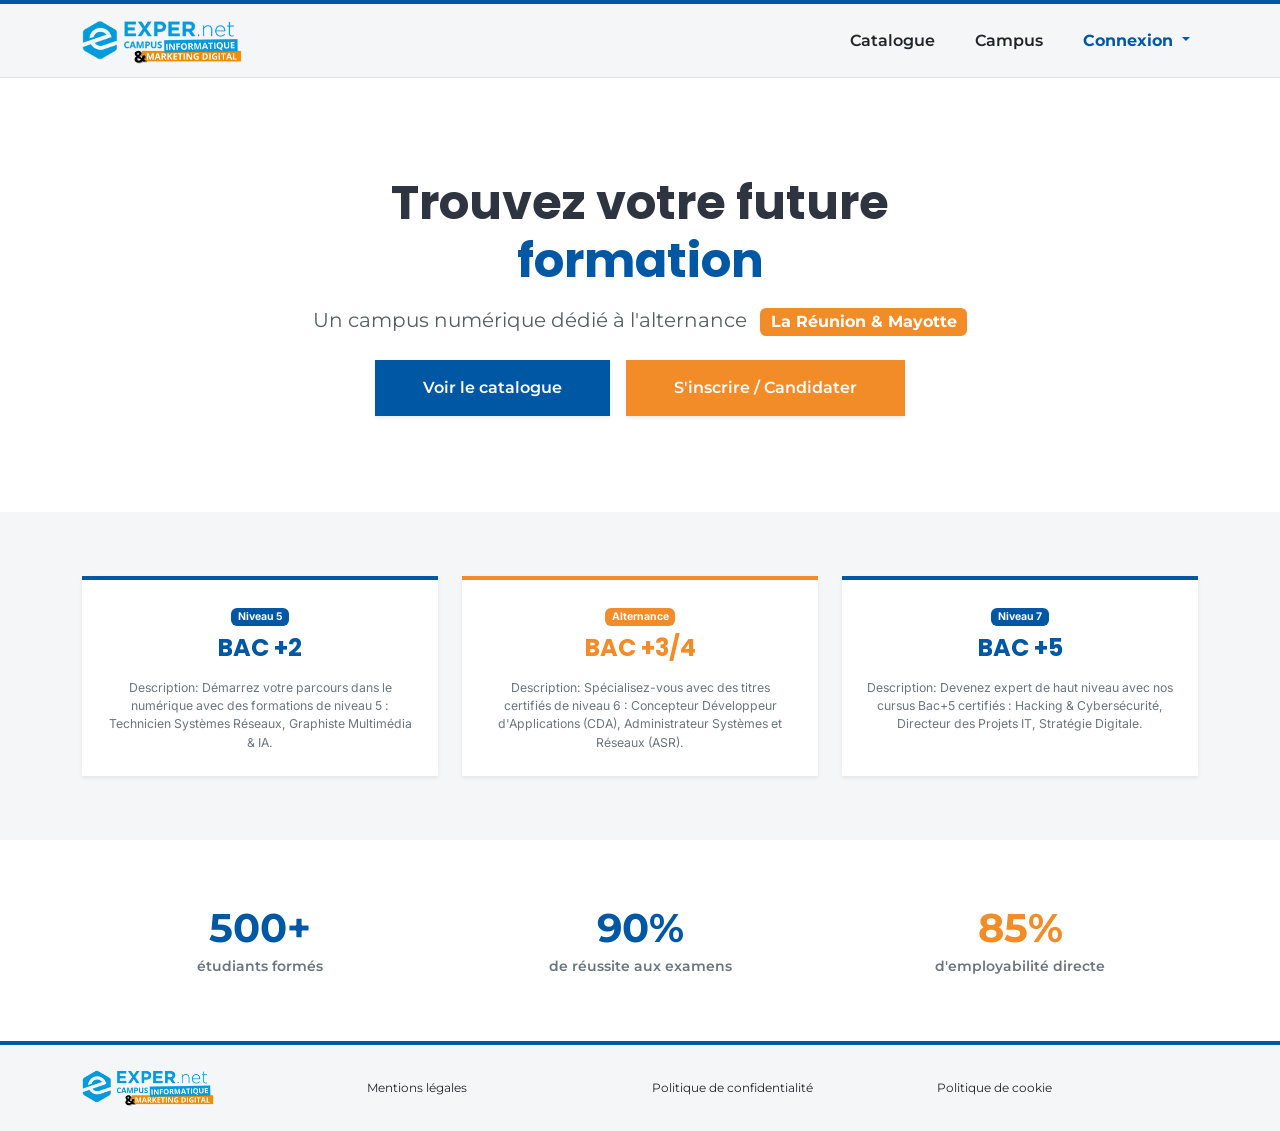
<file: index.html>
<!DOCTYPE html>
<html lang="fr">
<head>
  <meta charset="UTF-8">
  <meta name="viewport" content="width=device-width, initial-scale=1.0">
  <title>Expernet Campus - Accueil</title>
  <!-- Bootstrap 5 CSS -->
  <link href="https://cdn.jsdelivr.net/npm/bootstrap@5.3.3/dist/css/bootstrap.min.css" rel="stylesheet">
  <!-- Style personnalisé charte -->
  <link rel="stylesheet" href="css/style.css">
</head>
<body class="d-flex flex-column min-vh-100">

  <!-- En-tête / Navigation avec liseré bleu en haut -->
  <header class="bg-brand-gray border-bottom border-top-brand-blue">
    <nav class="navbar navbar-expand-lg py-2">
      <div class="container">
        <!-- Logo officiel Expernet -->
        <a class="navbar-brand py-1" href="index.html">
          <img src="img/logo.png" alt="Expernet Campus" height="46" class="d-inline-block align-text-top">
        </a>
        
        <button class="navbar-toggler" type="button" data-bs-toggle="collapse" data-bs-target="#mainNavbar" aria-controls="mainNavbar" aria-expanded="false" aria-label="Menu">
          <span class="navbar-toggler-icon"></span>
        </button>

        <div class="collapse navbar-collapse justify-content-end" id="mainNavbar">
          <ul class="navbar-nav align-items-lg-center gap-lg-4 fs-6 font-montserrat">
            <li class="nav-item">
              <a class="nav-link text-dark fw-semibold" href="catalogue.html">Catalogue</a>
            </li>
            <li class="nav-item">
              <a class="nav-link text-dark fw-semibold" href="#campus">Campus</a>
            </li>
            <li class="nav-item dropdown">
              <a class="nav-link dropdown-toggle text-brand-blue fw-bold" href="connexion.html" role="button" data-bs-toggle="dropdown" aria-expanded="false">
                Connexion
              </a>
              <ul class="dropdown-menu dropdown-menu-end shadow-sm border-0">
                <li><a class="dropdown-item py-2 fw-semibold" href="connexion.html">Page de connexion</a></li>
                <li><a class="dropdown-item py-2 fw-semibold text-brand-orange" href="inscription.html">Créer un compte</a></li>
                <li><hr class="dropdown-divider"></li>
                <li><a class="dropdown-item py-2" href="dashboard-etudiant.html">Accès direct Étudiant</a></li>
                <li><a class="dropdown-item py-2" href="dashboard-formateur.html">Accès direct Formateur</a></li>
              </ul>
            </li>
          </ul>
        </div>
      </div>
    </nav>
  </header>

  <!-- Section Hero -->
  <main class="flex-grow-1">
    <section class="py-5 text-center my-md-4">
      <div class="container py-lg-4">
        <h1 class="display-5 fw-bold mb-3">Trouvez votre future<br><span class="text-brand-blue">formation</span></h1>
        <p class="fs-5 text-muted mb-4 font-montserrat">
          Un campus numérique dédié à l'alternance <span class="badge badge-brand-orange ms-2 align-middle fs-6">La Réunion & Mayotte</span>
        </p>
        <div class="d-flex flex-wrap justify-content-center gap-3">
          <!-- Bouton avec le bleu clair de la charte -->
          <a href="catalogue.html" class="btn btn-brand-primary px-5 py-3 fs-6 rounded-0 font-montserrat fw-semibold shadow-sm">
            Voir le catalogue
          </a>
          <!-- Bouton d'action orange pour l'inscription -->
          <a href="inscription.html" class="btn btn-brand-orange px-5 py-3 fs-6 rounded-0 font-montserrat fw-semibold shadow-sm">
            S'inscrire / Candidater
          </a>
        </div>
      </div>
    </section>

    <!-- Section Niveaux de formation (Cards) -->
    <section class="bg-brand-gray py-5">
      <div class="container py-3">
        <div class="row g-4 justify-content-center">
          
          <!-- Carte BAC +2 -->
          <div class="col-md-4">
            <div class="bg-white p-4 h-100 shadow-sm text-center d-flex flex-column justify-content-between border-top-brand-blue">
              <div>
                <span class="badge badge-brand-blue mb-2">Niveau 5</span>
                <h2 class="h4 fw-bold mb-3 text-brand-blue">BAC +2</h2>
                <p class="text-secondary small mb-0">
                  Description: Démarrez votre parcours dans le numérique avec des formations de niveau 5 : Technicien Systèmes Réseaux, Graphiste Multimédia & IA.
                </p>
              </div>
            </div>
          </div>

          <!-- Carte BAC +3/4 (Mise en avant avec une touche d'orange) -->
          <div class="col-md-4">
            <div class="bg-white p-4 h-100 shadow-sm text-center d-flex flex-column justify-content-between border-top-brand-orange">
              <div>
                <span class="badge badge-brand-orange mb-2">Alternance</span>
                <h2 class="h4 fw-bold mb-3 text-brand-orange">BAC +3/4</h2>
                <p class="text-secondary small mb-0">
                  Description: Spécialisez-vous avec des titres certifiés de niveau 6 : Concepteur Développeur d'Applications (CDA), Administrateur Systèmes et Réseaux (ASR).
                </p>
              </div>
            </div>
          </div>

          <!-- Carte BAC +5 -->
          <div class="col-md-4">
            <div class="bg-white p-4 h-100 shadow-sm text-center d-flex flex-column justify-content-between border-top-brand-blue">
              <div>
                <span class="badge badge-brand-blue mb-2">Niveau 7</span>
                <h2 class="h4 fw-bold mb-3 text-brand-blue">BAC +5</h2>
                <p class="text-secondary small mb-0">
                  Description: Devenez expert de haut niveau avec nos cursus Bac+5 certifiés : Hacking & Cybersécurité, Directeur des Projets IT, Stratégie Digitale.
                </p>
              </div>
            </div>
          </div>

        </div>
      </div>
    </section>

    <!-- Section Statistiques clés -->
    <section class="py-5" id="campus">
      <div class="container py-3">
        <div class="row text-center gy-4 font-montserrat">
          <div class="col-md-4">
            <p class="display-6 fw-bold mb-1 text-brand-blue">500+</p>
            <p class="fw-semibold text-secondary mb-0">étudiants formés</p>
          </div>
          <div class="col-md-4">
            <p class="display-6 fw-bold mb-1 text-brand-blue">90%</p>
            <p class="fw-semibold text-secondary mb-0">de réussite aux examens</p>
          </div>
          <div class="col-md-4">
            <p class="display-6 fw-bold mb-1 text-brand-orange">85%</p>
            <p class="fw-semibold text-secondary mb-0">d'employabilité directe</p>
          </div>
        </div>
      </div>
    </section>
  </main>

  <!-- Pied de page / Footer avec Logo officiel -->
  <footer class="bg-brand-gray py-4 border-top border-top-brand-blue">
    <div class="container">
      <div class="row align-items-center gy-3 text-center text-md-start font-montserrat small">
        <div class="col-md-3">
          <img src="img/logo.png" alt="Expernet Campus" height="38">
        </div>
        <div class="col-md-3">
          <a href="#" class="text-dark text-decoration-none">Mentions légales</a>
        </div>
        <div class="col-md-3">
          <a href="#" class="text-dark text-decoration-none">Politique de confidentialité</a>
        </div>
        <div class="col-md-3">
          <a href="#" class="text-dark text-decoration-none">Politique de cookie</a>
        </div>
      </div>
    </div>
  </footer>

  <!-- Bootstrap 5 JS Bundle -->
  <script src="https://cdn.jsdelivr.net/npm/bootstrap@5.3.3/dist/js/bootstrap.bundle.min.js"></script>
  <script src="js/main.js"></script>
</body>
</html>
</file>
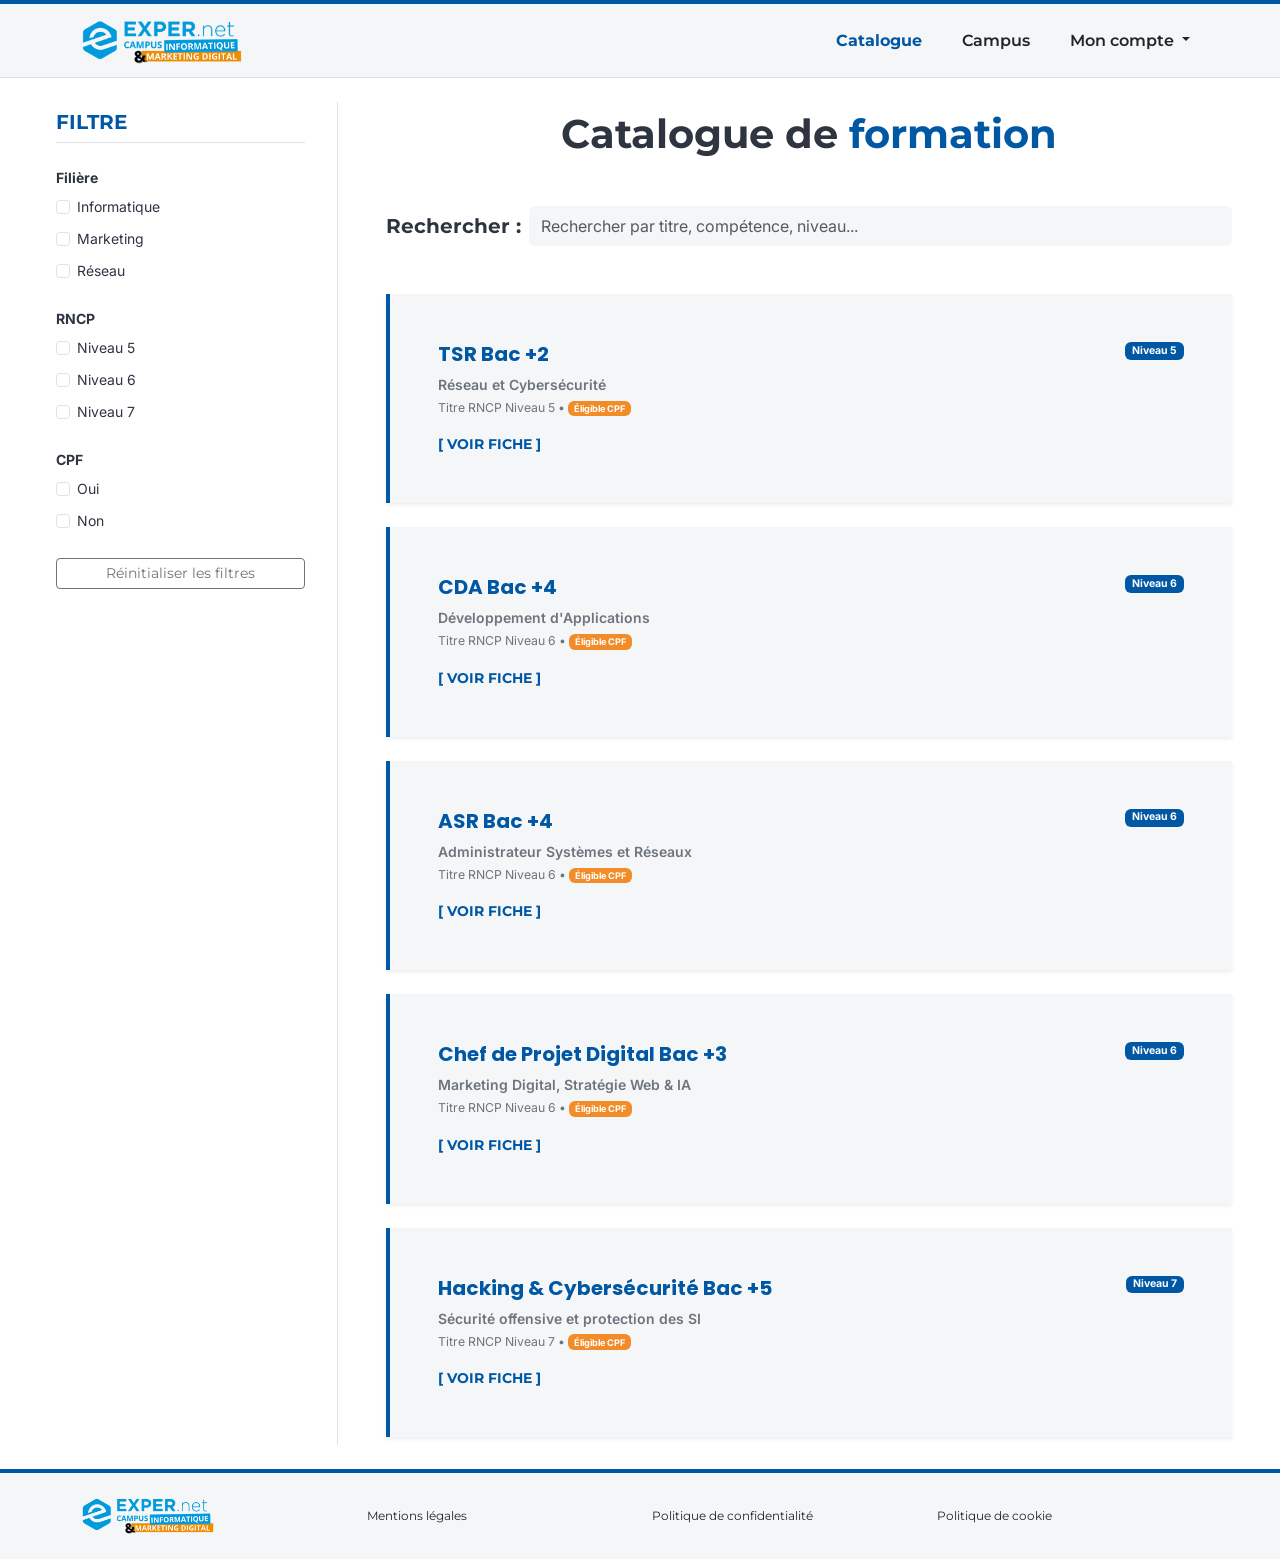
<file: catalogue.html>
<!DOCTYPE html>
<html lang="fr">
<head>
  <meta charset="UTF-8">
  <meta name="viewport" content="width=device-width, initial-scale=1.0">
  <title>Expernet Campus - Catalogue de formation</title>
  <!-- Bootstrap 5 CSS -->
  <link href="https://cdn.jsdelivr.net/npm/bootstrap@5.3.3/dist/css/bootstrap.min.css" rel="stylesheet">
  <!-- Style personnalisé charte -->
  <link rel="stylesheet" href="css/style.css">
</head>
<body class="d-flex flex-column min-vh-100">

  <!-- En-tête / Navigation -->
  <header class="bg-brand-gray border-bottom border-top-brand-blue">
    <nav class="navbar navbar-expand-lg py-2">
      <div class="container">
        <!-- Logo officiel Expernet -->
        <a class="navbar-brand py-1" href="index.html">
          <img src="img/logo.png" alt="Expernet Campus" height="46" class="d-inline-block align-text-top">
        </a>
        
        <button class="navbar-toggler" type="button" data-bs-toggle="collapse" data-bs-target="#mainNavbar" aria-controls="mainNavbar" aria-expanded="false" aria-label="Menu">
          <span class="navbar-toggler-icon"></span>
        </button>

        <div class="collapse navbar-collapse justify-content-end" id="mainNavbar">
          <ul class="navbar-nav align-items-lg-center gap-lg-4 fs-6 font-montserrat">
            <li class="nav-item">
              <a class="nav-link text-brand-blue fw-bold active" href="catalogue.html">Catalogue</a>
            </li>
            <li class="nav-item">
              <a class="nav-link text-dark fw-semibold" href="index.html#campus">Campus</a>
            </li>
            <li class="nav-item dropdown">
              <a class="nav-link dropdown-toggle text-dark fw-semibold" href="#" role="button" data-bs-toggle="dropdown" aria-expanded="false">
                Mon compte
              </a>
              <ul class="dropdown-menu dropdown-menu-end shadow-sm border-0">
                <li><a class="dropdown-item py-2 fw-semibold text-brand-blue" href="connexion.html">Se connecter</a></li>
                <li><a class="dropdown-item py-2 fw-semibold text-brand-orange" href="inscription.html">Créer un compte</a></li>
                <li><hr class="dropdown-divider"></li>
                <li><a class="dropdown-item py-2" href="dashboard-etudiant.html">Espace Étudiant</a></li>
                <li><a class="dropdown-item py-2" href="dashboard-formateur.html">Espace Formateur</a></li>
              </ul>
            </li>
          </ul>
        </div>
      </div>
    </nav>
  </header>

  <!-- Contenu Principal : Grille 2 colonnes (Filtres + Formations) -->
  <main class="flex-grow-1">
    <div class="container-fluid px-lg-5 py-4">
      <div class="row">

        <!-- Colonne Filtre (Gauche) -->
        <aside class="col-lg-3 col-md-4 border-end pe-lg-4 mb-4 mb-md-0">
          <div class="p-2">
            <h2 class="h5 fw-bold mb-4 font-montserrat text-brand-blue pb-2 border-bottom">FILTRE</h2>

            <!-- Filtre Filière -->
            <div class="mb-4">
              <p class="fw-bold mb-2">Filière</p>
              <div class="form-check mb-2">
                <input class="form-check-input filter-filiere" type="checkbox" value="informatique" id="fil-info">
                <label class="form-check-label" for="fil-info">Informatique</label>
              </div>
              <div class="form-check mb-2">
                <input class="form-check-input filter-filiere" type="checkbox" value="marketing" id="fil-mkt">
                <label class="form-check-label" for="fil-mkt">Marketing</label>
              </div>
              <div class="form-check mb-2">
                <input class="form-check-input filter-filiere" type="checkbox" value="reseau" id="fil-res">
                <label class="form-check-label" for="fil-res">Réseau</label>
              </div>
            </div>

            <!-- Filtre RNCP -->
            <div class="mb-4">
              <p class="fw-bold mb-2">RNCP</p>
              <div class="form-check mb-2">
                <input class="form-check-input filter-rncp" type="checkbox" value="5" id="rncp-5">
                <label class="form-check-label" for="rncp-5">Niveau 5</label>
              </div>
              <div class="form-check mb-2">
                <input class="form-check-input filter-rncp" type="checkbox" value="6" id="rncp-6">
                <label class="form-check-label" for="rncp-6">Niveau 6</label>
              </div>
              <div class="form-check mb-2">
                <input class="form-check-input filter-rncp" type="checkbox" value="7" id="rncp-7">
                <label class="form-check-label" for="rncp-7">Niveau 7</label>
              </div>
            </div>

            <!-- Filtre CPF -->
            <div class="mb-4">
              <p class="fw-bold mb-2">CPF</p>
              <div class="form-check mb-2">
                <input class="form-check-input filter-cpf" type="checkbox" value="oui" id="cpf-oui">
                <label class="form-check-label" for="cpf-oui">Oui</label>
              </div>
              <div class="form-check mb-2">
                <input class="form-check-input filter-cpf" type="checkbox" value="non" id="cpf-non">
                <label class="form-check-label" for="cpf-non">Non</label>
              </div>
            </div>

            <button id="reset-filters" class="btn btn-outline-secondary btn-sm w-100 font-montserrat">Réinitialiser les filtres</button>
          </div>
        </aside>

        <!-- Colonne Contenu (Droite) -->
        <section class="col-lg-9 col-md-8 ps-lg-5">
          <div class="py-2">
            <!-- Titre de la page -->
            <h1 class="display-6 fw-bold text-center mb-5 font-montserrat">Catalogue de <span class="text-brand-blue">formation</span></h1>

            <!-- Barre de recherche -->
            <div class="row align-items-center mb-5 g-2">
              <div class="col-auto">
                <label for="search-formation" class="fw-bold fs-5 font-montserrat">Rechercher :</label>
              </div>
              <div class="col">
                <input type="text" id="search-formation" class="form-control bg-brand-gray border-0 py-2 fs-6" placeholder="Rechercher par titre, compétence, niveau...">
              </div>
            </div>

            <!-- Message d'absence de résultat -->
            <div id="no-result-msg" class="alert alert-light border text-center p-4 d-none">
              <p class="mb-0 fw-semibold text-muted">Aucune formation ne correspond à vos critères de recherche.</p>
            </div>

            <!-- Liste des cartes de formation -->
            <div class="d-flex flex-column gap-4" id="formation-list">

              <!-- Carte 1 : TSR Bac +2 -->
              <article class="formation-card bg-brand-gray p-4 p-lg-5 border-start-brand-blue shadow-sm" data-filiere="reseau" data-rncp="5" data-cpf="oui">
                <div class="d-flex justify-content-between align-items-start mb-2">
                  <h2 class="h5 fw-bold mb-0 text-brand-blue">TSR Bac +2</h2>
                  <span class="badge badge-brand-blue">Niveau 5</span>
                </div>
                <p class="mb-1 text-secondary fw-semibold">Réseau et Cybersécurité</p>
                <p class="mb-3 text-secondary small">
                  Titre RNCP Niveau 5 &bull; <span class="badge badge-brand-orange">Éligible CPF</span>
                </p>
                <div>
                  <a href="formation-detail.html" class="text-brand-blue fw-bold text-decoration-none font-montserrat">[ VOIR FICHE ]</a>
                </div>
              </article>

              <!-- Carte 2 : CDA Bac +4 -->
              <article class="formation-card bg-brand-gray p-4 p-lg-5 border-start-brand-blue shadow-sm" data-filiere="informatique" data-rncp="6" data-cpf="oui">
                <div class="d-flex justify-content-between align-items-start mb-2">
                  <h2 class="h5 fw-bold mb-0 text-brand-blue">CDA Bac +4</h2>
                  <span class="badge badge-brand-blue">Niveau 6</span>
                </div>
                <p class="mb-1 text-secondary fw-semibold">Développement d'Applications</p>
                <p class="mb-3 text-secondary small">
                  Titre RNCP Niveau 6 &bull; <span class="badge badge-brand-orange">Éligible CPF</span>
                </p>
                <div>
                  <a href="formation-detail.html" class="text-brand-blue fw-bold text-decoration-none font-montserrat">[ VOIR FICHE ]</a>
                </div>
              </article>

              <!-- Carte 3 : ASR Bac +4 -->
              <article class="formation-card bg-brand-gray p-4 p-lg-5 border-start-brand-blue shadow-sm" data-filiere="reseau" data-rncp="6" data-cpf="oui">
                <div class="d-flex justify-content-between align-items-start mb-2">
                  <h2 class="h5 fw-bold mb-0 text-brand-blue">ASR Bac +4</h2>
                  <span class="badge badge-brand-blue">Niveau 6</span>
                </div>
                <p class="mb-1 text-secondary fw-semibold">Administrateur Systèmes et Réseaux</p>
                <p class="mb-3 text-secondary small">
                  Titre RNCP Niveau 6 &bull; <span class="badge badge-brand-orange">Éligible CPF</span>
                </p>
                <div>
                  <a href="formation-detail.html" class="text-brand-blue fw-bold text-decoration-none font-montserrat">[ VOIR FICHE ]</a>
                </div>
              </article>

              <!-- Carte 4 : Chef de Projet Digital Bac +3 -->
              <article class="formation-card bg-brand-gray p-4 p-lg-5 border-start-brand-blue shadow-sm" data-filiere="marketing" data-rncp="6" data-cpf="oui">
                <div class="d-flex justify-content-between align-items-start mb-2">
                  <h2 class="h5 fw-bold mb-0 text-brand-blue">Chef de Projet Digital Bac +3</h2>
                  <span class="badge badge-brand-blue">Niveau 6</span>
                </div>
                <p class="mb-1 text-secondary fw-semibold">Marketing Digital, Stratégie Web & IA</p>
                <p class="mb-3 text-secondary small">
                  Titre RNCP Niveau 6 &bull; <span class="badge badge-brand-orange">Éligible CPF</span>
                </p>
                <div>
                  <a href="formation-detail.html" class="text-brand-blue fw-bold text-decoration-none font-montserrat">[ VOIR FICHE ]</a>
                </div>
              </article>

              <!-- Carte 5 : Hacking & Cybersécurité Bac +5 -->
              <article class="formation-card bg-brand-gray p-4 p-lg-5 border-start-brand-blue shadow-sm" data-filiere="informatique" data-rncp="7" data-cpf="oui">
                <div class="d-flex justify-content-between align-items-start mb-2">
                  <h2 class="h5 fw-bold mb-0 text-brand-blue">Hacking & Cybersécurité Bac +5</h2>
                  <span class="badge badge-brand-blue">Niveau 7</span>
                </div>
                <p class="mb-1 text-secondary fw-semibold">Sécurité offensive et protection des SI</p>
                <p class="mb-3 text-secondary small">
                  Titre RNCP Niveau 7 &bull; <span class="badge badge-brand-orange">Éligible CPF</span>
                </p>
                <div>
                  <a href="formation-detail.html" class="text-brand-blue fw-bold text-decoration-none font-montserrat">[ VOIR FICHE ]</a>
                </div>
              </article>

            </div>
          </div>
        </section>

      </div>
    </div>
  </main>

  <!-- Pied de page / Footer -->
  <footer class="bg-brand-gray py-4 border-top border-top-brand-blue">
    <div class="container">
      <div class="row align-items-center gy-3 text-center text-md-start font-montserrat small">
        <div class="col-md-3">
          <img src="img/logo.png" alt="Expernet Campus" height="38">
        </div>
        <div class="col-md-3">
          <a href="#" class="text-dark text-decoration-none">Mentions légales</a>
        </div>
        <div class="col-md-3">
          <a href="#" class="text-dark text-decoration-none">Politique de confidentialité</a>
        </div>
        <div class="col-md-3">
          <a href="#" class="text-dark text-decoration-none">Politique de cookie</a>
        </div>
      </div>
    </div>
  </footer>

  <!-- Bootstrap 5 JS Bundle -->
  <script src="https://cdn.jsdelivr.net/npm/bootstrap@5.3.3/dist/js/bootstrap.bundle.min.js"></script>
  <script src="js/main.js"></script>
</body>
</html>
</file>
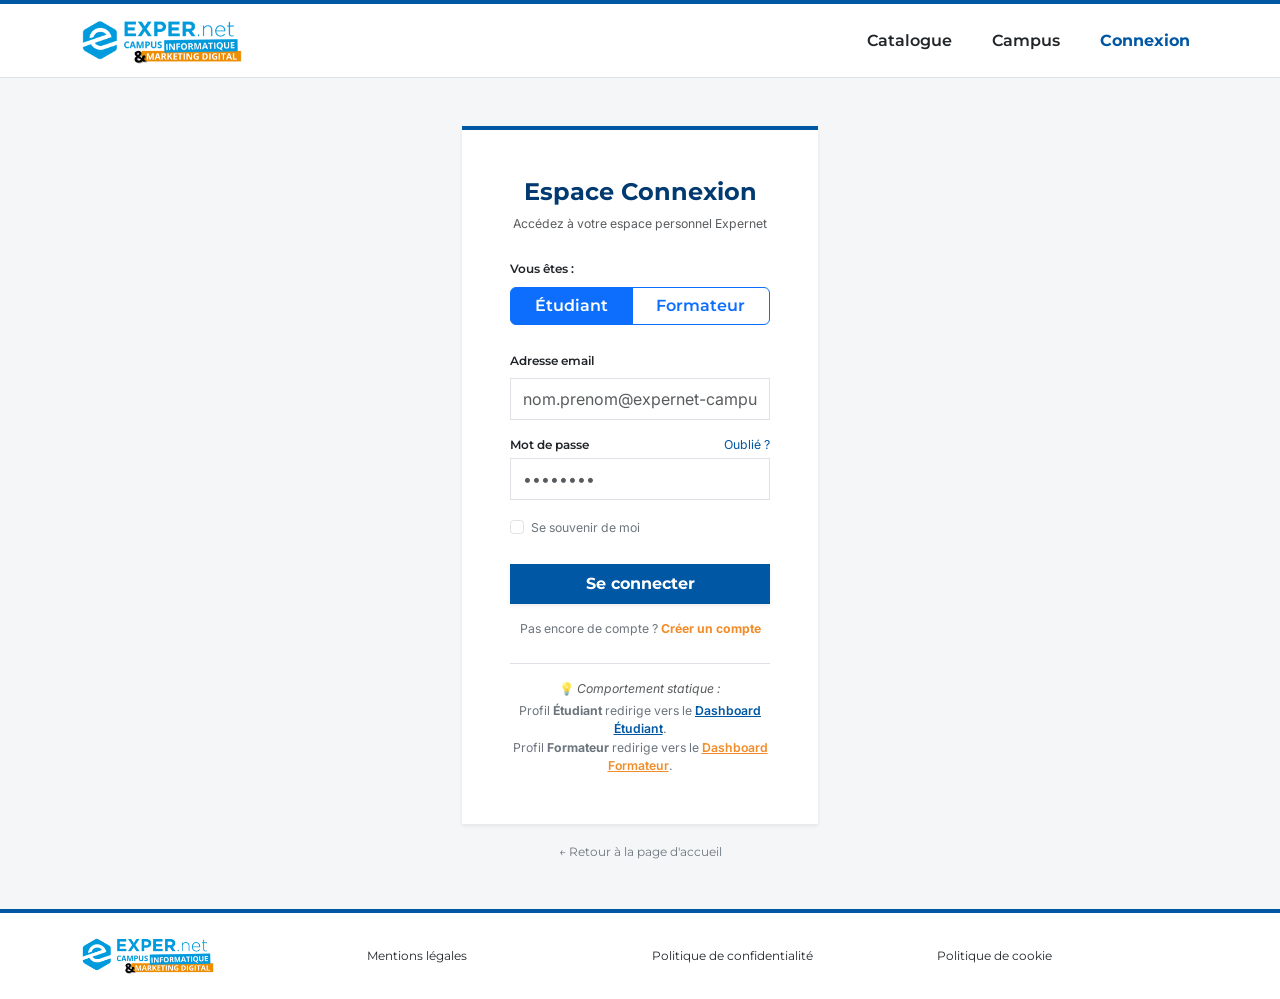
<file: connexion.html>
<!DOCTYPE html>
<html lang="fr">
<head>
  <meta charset="UTF-8">
  <meta name="viewport" content="width=device-width, initial-scale=1.0">
  <title>Expernet Campus - Connexion</title>
  <!-- Bootstrap 5 CSS -->
  <link href="https://cdn.jsdelivr.net/npm/bootstrap@5.3.3/dist/css/bootstrap.min.css" rel="stylesheet">
  <!-- Style personnalisé charte -->
  <link rel="stylesheet" href="css/style.css">
</head>
<body class="d-flex flex-column min-vh-100 bg-brand-gray">

  <!-- En-tête / Navigation -->
  <header class="bg-white border-bottom border-top-brand-blue">
    <nav class="navbar navbar-expand-lg py-2">
      <div class="container">
        <!-- Logo officiel Expernet -->
        <a class="navbar-brand py-1" href="index.html">
          <img src="img/logo.png" alt="Expernet Campus" height="46" class="d-inline-block align-text-top">
        </a>
        
        <button class="navbar-toggler" type="button" data-bs-toggle="collapse" data-bs-target="#mainNavbar" aria-controls="mainNavbar" aria-expanded="false" aria-label="Menu">
          <span class="navbar-toggler-icon"></span>
        </button>

        <div class="collapse navbar-collapse justify-content-end" id="mainNavbar">
          <ul class="navbar-nav align-items-lg-center gap-lg-4 fs-6 font-montserrat">
            <li class="nav-item">
              <a class="nav-link text-dark fw-semibold" href="catalogue.html">Catalogue</a>
            </li>
            <li class="nav-item">
              <a class="nav-link text-dark fw-semibold" href="index.html#campus">Campus</a>
            </li>
            <li class="nav-item">
              <a class="nav-link text-brand-blue fw-bold active" href="connexion.html">Connexion</a>
            </li>
          </ul>
        </div>
      </div>
    </nav>
  </header>

  <!-- Zone Principale : Formulaire de Connexion centré -->
  <main class="flex-grow-1 d-flex align-items-center py-5">
    <div class="container">
      <div class="row justify-content-center">
        <div class="col-12 col-sm-10 col-md-8 col-lg-5 col-xl-4">

          <!-- Carte du formulaire avec liseré supérieur bleu officiel -->
          <div class="card border-0 shadow-sm rounded-0 border-top-brand-blue">
            <div class="card-body p-4 p-md-5">

              <!-- Titre du formulaire -->
              <div class="text-center mb-4">
                <h1 class="h4 fw-bold font-montserrat text-brand-navy mb-2">Espace Connexion</h1>
                <p class="text-muted small mb-0">Accédez à votre espace personnel Expernet</p>
              </div>

              <!-- Sélecteur de rôle (Étudiant ou Formateur) -->
              <div class="mb-4">
                <label class="form-label fw-semibold font-montserrat small mb-2">Vous êtes :</label>
                <div class="btn-group w-100" role="group" aria-label="Choix du profil">
                  <input type="radio" class="btn-check" name="userRole" id="roleEtudiant" value="etudiant" checked>
                  <label class="btn btn-outline-primary font-montserrat fw-semibold" for="roleEtudiant">Étudiant</label>

                  <input type="radio" class="btn-check" name="userRole" id="roleFormateur" value="formateur">
                  <label class="btn btn-outline-primary font-montserrat fw-semibold" for="roleFormateur">Formateur</label>
                </div>
              </div>

              <!-- Formulaire de connexion -->
              <form id="loginForm">
                
                <!-- Champ Email -->
                <div class="mb-3">
                  <label for="loginEmail" class="form-label fw-semibold font-montserrat small">Adresse email</label>
                  <input type="email" class="form-control rounded-0 py-2" id="loginEmail" placeholder="nom.prenom@expernet-campus.re" required>
                </div>

                <!-- Champ Mot de passe -->
                <div class="mb-3">
                  <div class="d-flex justify-content-between align-items-center mb-1">
                    <label for="loginPassword" class="form-label fw-semibold font-montserrat small mb-0">Mot de passe</label>
                    <a href="#" class="text-brand-blue small text-decoration-none" onclick="alert('Un lien de réinitialisation vous a été envoyé par email.'); return false;">Oublié ?</a>
                  </div>
                  <input type="password" class="form-control rounded-0 py-2" id="loginPassword" placeholder="••••••••" required>
                </div>

                <!-- Option Se souvenir de moi -->
                <div class="form-check mb-4">
                  <input class="form-check-input" type="checkbox" id="rememberMe">
                  <label class="form-check-label small text-secondary" for="rememberMe">
                    Se souvenir de moi
                  </label>
                </div>

                <!-- Bouton de soumission -->
                <button type="submit" class="btn btn-brand-primary w-100 py-2 fw-bold font-montserrat rounded-0 shadow-sm">
                  Se connecter
                </button>

                <!-- Lien vers l'inscription -->
                <div class="text-center mt-3">
                  <p class="small text-secondary mb-0">
                    Pas encore de compte ? 
                    <a href="inscription.html" class="text-brand-orange fw-bold text-decoration-none">Créer un compte</a>
                  </p>
                </div>

              </form>

              <!-- Aide à la démonstration -->
              <div class="mt-4 pt-3 border-top text-center">
                <p class="text-muted small mb-1">💡 <em>Comportement statique :</em></p>
                <p class="small text-secondary mb-0">
                  Profil <strong>Étudiant</strong> redirige vers le <a href="dashboard-etudiant.html" class="text-brand-blue fw-semibold">Dashboard Étudiant</a>.<br>
                  Profil <strong>Formateur</strong> redirige vers le <a href="dashboard-formateur.html" class="text-brand-orange fw-semibold">Dashboard Formateur</a>.
                </p>
              </div>

            </div>
          </div>

          <!-- Lien de retour vers l'accueil -->
          <div class="text-center mt-3">
            <a href="index.html" class="text-secondary small text-decoration-none font-montserrat">
              &larr; Retour à la page d'accueil
            </a>
          </div>

        </div>
      </div>
    </div>
  </main>

  <!-- Pied de page / Footer -->
  <footer class="bg-white py-4 border-top border-top-brand-blue">
    <div class="container">
      <div class="row align-items-center gy-3 text-center text-md-start font-montserrat small">
        <div class="col-md-3">
          <img src="img/logo.png" alt="Expernet Campus" height="38">
        </div>
        <div class="col-md-3">
          <a href="#" class="text-dark text-decoration-none">Mentions légales</a>
        </div>
        <div class="col-md-3">
          <a href="#" class="text-dark text-decoration-none">Politique de confidentialité</a>
        </div>
        <div class="col-md-3">
          <a href="#" class="text-dark text-decoration-none">Politique de cookie</a>
        </div>
      </div>
    </div>
  </footer>

  <!-- Bootstrap 5 JS Bundle -->
  <script src="https://cdn.jsdelivr.net/npm/bootstrap@5.3.3/dist/js/bootstrap.bundle.min.js"></script>
  <script src="js/main.js"></script>
</body>
</html>
</file>
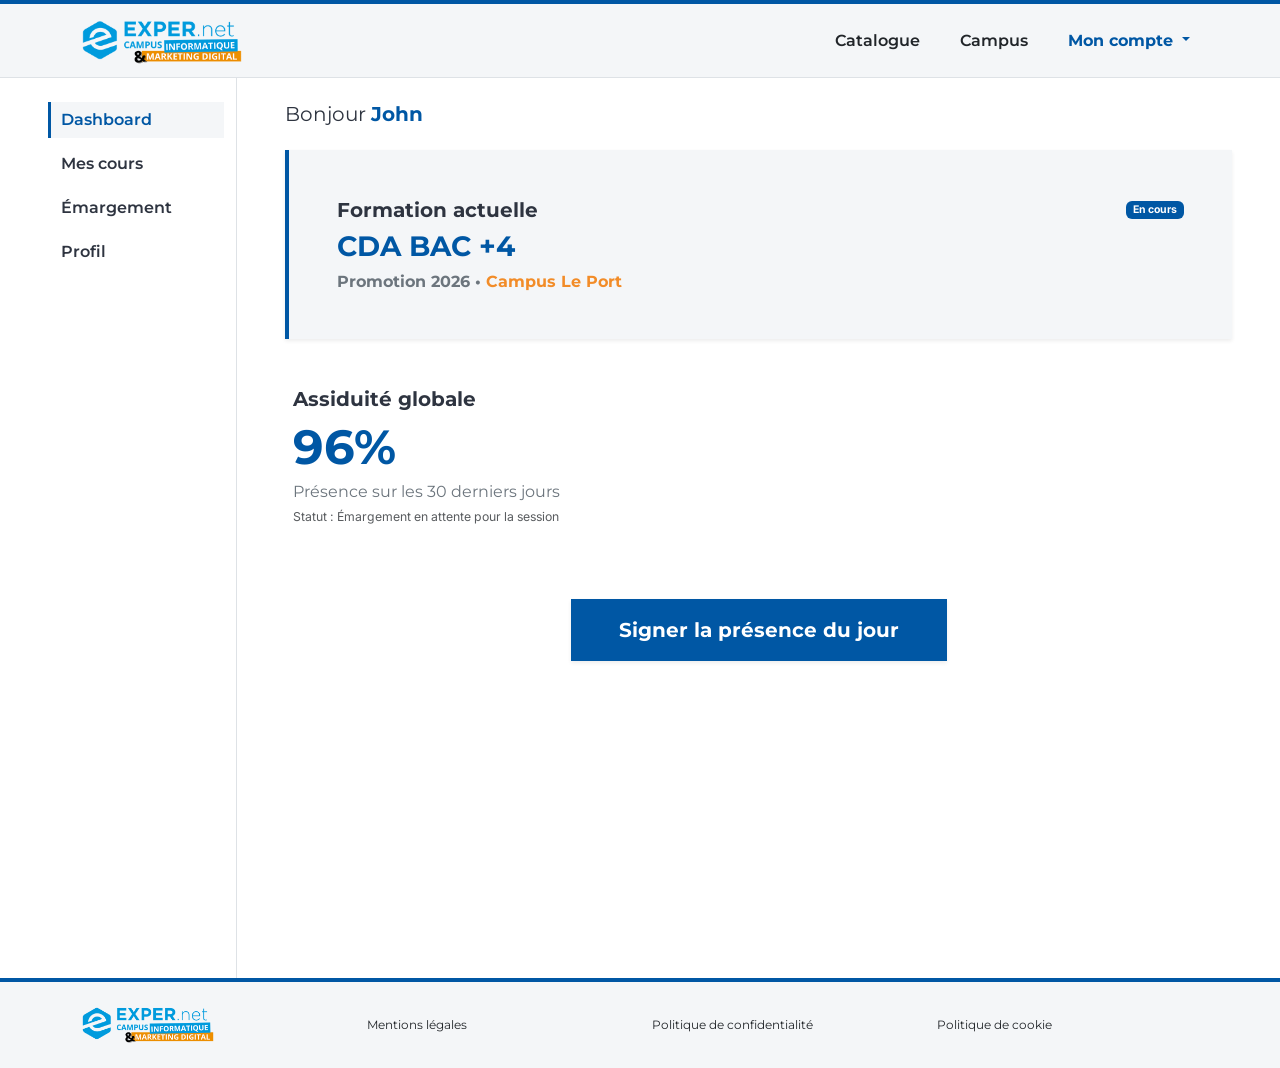
<file: dashboard-etudiant.html>
<!DOCTYPE html>
<html lang="fr">
<head>
  <meta charset="UTF-8">
  <meta name="viewport" content="width=device-width, initial-scale=1.0">
  <title>Expernet Campus - Dashboard Étudiant</title>
  <!-- Bootstrap 5 CSS -->
  <link href="https://cdn.jsdelivr.net/npm/bootstrap@5.3.3/dist/css/bootstrap.min.css" rel="stylesheet">
  <!-- Style personnalisé charte -->
  <link rel="stylesheet" href="css/style.css">
</head>
<body class="d-flex flex-column min-vh-100">

  <!-- En-tête / Navigation -->
  <header class="bg-brand-gray border-bottom border-top-brand-blue">
    <nav class="navbar navbar-expand-lg py-2">
      <div class="container">
        <!-- Logo officiel Expernet -->
        <a class="navbar-brand py-1" href="index.html">
          <img src="img/logo.png" alt="Expernet Campus" height="46" class="d-inline-block align-text-top">
        </a>
        
        <button class="navbar-toggler" type="button" data-bs-toggle="collapse" data-bs-target="#mainNavbar" aria-controls="mainNavbar" aria-expanded="false" aria-label="Menu">
          <span class="navbar-toggler-icon"></span>
        </button>

        <div class="collapse navbar-collapse justify-content-end" id="mainNavbar">
          <ul class="navbar-nav align-items-lg-center gap-lg-4 fs-6 font-montserrat">
            <li class="nav-item">
              <a class="nav-link text-dark fw-semibold" href="catalogue.html">Catalogue</a>
            </li>
            <li class="nav-item">
              <a class="nav-link text-dark fw-semibold" href="index.html#campus">Campus</a>
            </li>
            <li class="nav-item dropdown">
              <a class="nav-link dropdown-toggle text-brand-blue fw-bold active" href="#" role="button" data-bs-toggle="dropdown" aria-expanded="false">
                Mon compte
              </a>
              <ul class="dropdown-menu dropdown-menu-end shadow-sm border-0">
                <li><a class="dropdown-item py-2 fw-bold text-brand-blue" href="dashboard-etudiant.html">Espace Étudiant</a></li>
                <li><a class="dropdown-item py-2" href="dashboard-formateur.html">Espace Formateur</a></li>
                <li><hr class="dropdown-divider"></li>
                <li><a class="dropdown-item py-2 text-danger" href="connexion.html">Déconnexion</a></li>
              </ul>
            </li>
          </ul>
        </div>
      </div>
    </nav>
  </header>

  <!-- Contenu Principal : Dashboard Étudiant -->
  <main class="flex-grow-1">
    <div class="container-fluid px-lg-5">
      <div class="row min-vh-100">

        <!-- Barre latérale / Sidebar -->
        <aside class="col-lg-2 col-md-3 border-end py-4">
          <nav class="d-flex flex-column gap-2 fs-6 font-montserrat">
            <a href="dashboard-etudiant.html" class="sidebar-link active">Dashboard</a>
            <a href="#" class="sidebar-link">Mes cours</a>
            <a href="#" class="sidebar-link">Émargement</a>
            <a href="#" class="sidebar-link">Profil</a>
          </nav>
        </aside>

        <!-- Zone de contenu -->
        <section class="col-lg-10 col-md-9 py-4 ps-lg-5">

          <!-- Message de bienvenue -->
          <div class="mb-4">
            <h1 class="h5 fw-normal font-montserrat">Bonjour <strong class="text-brand-blue">John</strong></h1>
          </div>

          <!-- Bloc Formation Actuelle -->
          <div class="bg-brand-gray p-4 p-lg-5 mb-5 border-start-brand-blue shadow-sm">
            <div class="d-flex justify-content-between align-items-center mb-2">
              <h2 class="h5 fw-bold mb-0 font-montserrat">Formation actuelle</h2>
              <span class="badge badge-brand-blue">En cours</span>
            </div>
            <p class="h3 fw-bold mb-2 font-montserrat text-brand-blue">CDA BAC +4</p>
            <p class="h6 fw-bold mb-0 font-montserrat text-secondary">Promotion 2026 &bull; <span class="text-brand-orange">Campus Le Port</span></p>
          </div>

          <!-- Bloc Assiduité -->
          <div class="mb-5 ps-2">
            <h3 class="h5 fw-bold mb-2 font-montserrat">Assiduité globale</h3>
            <p class="display-5 fw-bold mb-1 font-montserrat text-brand-blue">96%</p>
            <p class="fs-6 font-montserrat mb-1 text-secondary">Présence sur les 30 derniers jours</p>
            <p id="presence-status" class="small text-muted mb-0">Statut : Émargement en attente pour la session</p>
          </div>

          <!-- Bouton Signer la présence (Bleu clair de la charte) -->
          <div class="text-center py-4">
            <button id="btn-signer-presence" class="btn btn-brand-primary px-5 py-3 fs-5 font-montserrat fw-bold rounded-0 shadow-sm">
              Signer la présence du jour
            </button>
          </div>

        </section>

      </div>
    </div>
  </main>

  <!-- Pied de page / Footer -->
  <footer class="bg-brand-gray py-4 border-top border-top-brand-blue">
    <div class="container">
      <div class="row align-items-center gy-3 text-center text-md-start font-montserrat small">
        <div class="col-md-3">
          <img src="img/logo.png" alt="Expernet Campus" height="38">
        </div>
        <div class="col-md-3">
          <a href="#" class="text-dark text-decoration-none">Mentions légales</a>
        </div>
        <div class="col-md-3">
          <a href="#" class="text-dark text-decoration-none">Politique de confidentialité</a>
        </div>
        <div class="col-md-3">
          <a href="#" class="text-dark text-decoration-none">Politique de cookie</a>
        </div>
      </div>
    </div>
  </footer>

  <!-- Bootstrap 5 JS Bundle -->
  <script src="https://cdn.jsdelivr.net/npm/bootstrap@5.3.3/dist/js/bootstrap.bundle.min.js"></script>
  <script src="js/main.js"></script>
</body>
</html>
</file>
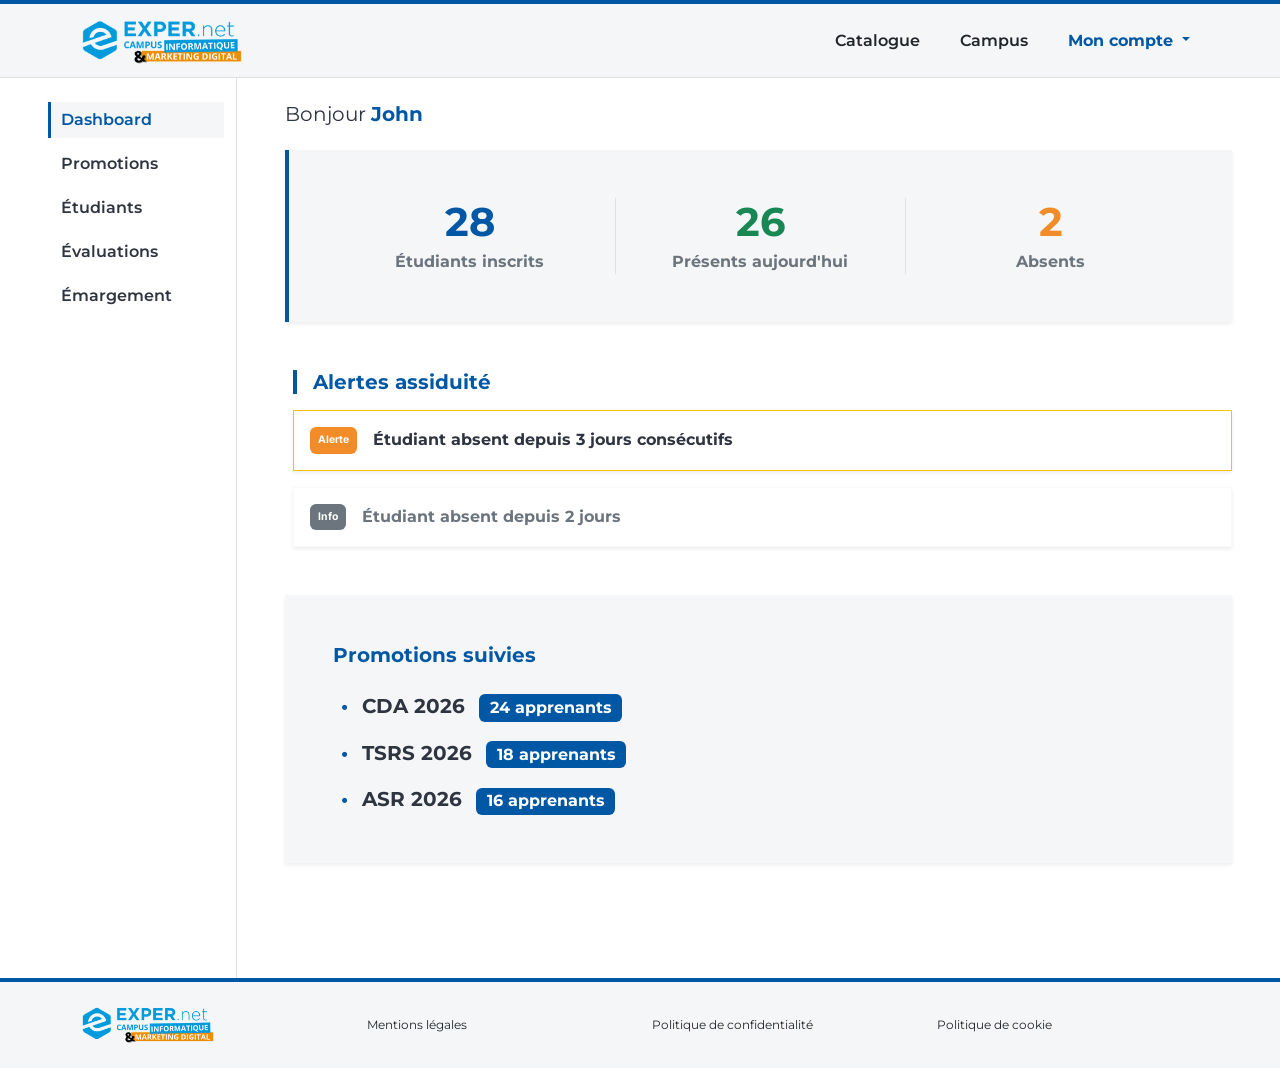
<file: dashboard-formateur.html>
<!DOCTYPE html>
<html lang="fr">
<head>
  <meta charset="UTF-8">
  <meta name="viewport" content="width=device-width, initial-scale=1.0">
  <title>Expernet Campus - Dashboard Formateur</title>
  <!-- Bootstrap 5 CSS -->
  <link href="https://cdn.jsdelivr.net/npm/bootstrap@5.3.3/dist/css/bootstrap.min.css" rel="stylesheet">
  <!-- Style personnalisé charte -->
  <link rel="stylesheet" href="css/style.css">
</head>
<body class="d-flex flex-column min-vh-100">

  <!-- En-tête / Navigation -->
  <header class="bg-brand-gray border-bottom border-top-brand-blue">
    <nav class="navbar navbar-expand-lg py-2">
      <div class="container">
        <!-- Logo officiel Expernet -->
        <a class="navbar-brand py-1" href="index.html">
          <img src="img/logo.png" alt="Expernet Campus" height="46" class="d-inline-block align-text-top">
        </a>
        
        <button class="navbar-toggler" type="button" data-bs-toggle="collapse" data-bs-target="#mainNavbar" aria-controls="mainNavbar" aria-expanded="false" aria-label="Menu">
          <span class="navbar-toggler-icon"></span>
        </button>

        <div class="collapse navbar-collapse justify-content-end" id="mainNavbar">
          <ul class="navbar-nav align-items-lg-center gap-lg-4 fs-6 font-montserrat">
            <li class="nav-item">
              <a class="nav-link text-dark fw-semibold" href="catalogue.html">Catalogue</a>
            </li>
            <li class="nav-item">
              <a class="nav-link text-dark fw-semibold" href="index.html#campus">Campus</a>
            </li>
            <li class="nav-item dropdown">
              <a class="nav-link dropdown-toggle text-brand-blue fw-bold active" href="#" role="button" data-bs-toggle="dropdown" aria-expanded="false">
                Mon compte
              </a>
              <ul class="dropdown-menu dropdown-menu-end shadow-sm border-0">
                <li><a class="dropdown-item py-2" href="dashboard-etudiant.html">Espace Étudiant</a></li>
                <li><a class="dropdown-item py-2 fw-bold text-brand-blue" href="dashboard-formateur.html">Espace Formateur</a></li>
                <li><hr class="dropdown-divider"></li>
                <li><a class="dropdown-item py-2 text-danger" href="connexion.html">Déconnexion</a></li>
              </ul>
            </li>
          </ul>
        </div>
      </div>
    </nav>
  </header>

  <!-- Contenu Principal : Dashboard Formateur -->
  <main class="flex-grow-1">
    <div class="container-fluid px-lg-5">
      <div class="row min-vh-100">

        <!-- Barre latérale / Sidebar -->
        <aside class="col-lg-2 col-md-3 border-end py-4">
          <nav class="d-flex flex-column gap-2 fs-6 font-montserrat">
            <a href="dashboard-formateur.html" class="sidebar-link active">Dashboard</a>
            <a href="#" class="sidebar-link">Promotions</a>
            <a href="#" class="sidebar-link">Étudiants</a>
            <a href="#" class="sidebar-link">Évaluations</a>
            <a href="#" class="sidebar-link">Émargement</a>
          </nav>
        </aside>

        <!-- Zone de contenu -->
        <section class="col-lg-10 col-md-9 py-4 ps-lg-5">

          <!-- Message de bienvenue -->
          <div class="mb-4">
            <h1 class="h5 fw-normal font-montserrat">Bonjour <strong class="text-brand-blue">John</strong></h1>
          </div>

          <!-- Bandeau Statistiques Présence -->
          <div class="bg-brand-gray p-4 p-lg-5 mb-5 border-start-brand-blue shadow-sm">
            <div class="row text-center font-montserrat">
              <div class="col-4 border-end">
                <p class="display-6 fw-bold mb-1 text-brand-blue">28</p>
                <p class="fs-6 fw-bold mb-0 text-secondary">Étudiants inscrits</p>
              </div>
              <div class="col-4 border-end">
                <p class="display-6 fw-bold mb-1 text-success">26</p>
                <p class="fs-6 fw-bold mb-0 text-secondary">Présents aujourd'hui</p>
              </div>
              <div class="col-4">
                <p class="display-6 fw-bold mb-1 text-brand-orange">2</p>
                <p class="fs-6 fw-bold mb-0 text-secondary">Absents</p>
              </div>
            </div>
          </div>

          <!-- Section Alertes -->
          <div class="mb-5 ps-2">
            <h2 class="h5 fw-bold mb-3 font-montserrat text-brand-blue border-start-brand-blue ps-3">Alertes assiduité</h2>
            <div class="d-flex flex-column gap-3">
              <div class="d-flex align-items-center gap-3 p-3 bg-white border border-warning shadow-sm">
                <span class="badge badge-brand-orange p-2">Alerte</span>
                <p class="fs-6 fw-bold font-montserrat mb-0">Étudiant absent depuis 3 jours consécutifs</p>
              </div>
              <div class="d-flex align-items-center gap-3 p-3 bg-white border border-light shadow-sm">
                <span class="badge bg-secondary p-2">Info</span>
                <p class="fs-6 fw-bold font-montserrat mb-0 text-secondary">Étudiant absent depuis 2 jours</p>
              </div>
            </div>
          </div>

          <!-- Section Promotions Suivies -->
          <div class="bg-brand-gray p-4 p-lg-5 mb-4 shadow-sm">
            <h2 class="h5 fw-bold mb-4 font-montserrat text-brand-blue">Promotions suivies</h2>
            <ul class="list-unstyled mb-0 font-montserrat fs-5 fw-bold ps-2">
              <li class="mb-3"><span class="text-brand-blue me-2">&bull;</span> CDA 2026 <span class="badge badge-brand-blue fs-6 ms-2">24 apprenants</span></li>
              <li class="mb-3"><span class="text-brand-blue me-2">&bull;</span> TSRS 2026 <span class="badge badge-brand-blue fs-6 ms-2">18 apprenants</span></li>
              <li><span class="text-brand-blue me-2">&bull;</span> ASR 2026 <span class="badge badge-brand-blue fs-6 ms-2">16 apprenants</span></li>
            </ul>
          </div>

        </section>

      </div>
    </div>
  </main>

  <!-- Pied de page / Footer -->
  <footer class="bg-brand-gray py-4 border-top border-top-brand-blue">
    <div class="container">
      <div class="row align-items-center gy-3 text-center text-md-start font-montserrat small">
        <div class="col-md-3">
          <img src="img/logo.png" alt="Expernet Campus" height="38">
        </div>
        <div class="col-md-3">
          <a href="#" class="text-dark text-decoration-none">Mentions légales</a>
        </div>
        <div class="col-md-3">
          <a href="#" class="text-dark text-decoration-none">Politique de confidentialité</a>
        </div>
        <div class="col-md-3">
          <a href="#" class="text-dark text-decoration-none">Politique de cookie</a>
        </div>
      </div>
    </div>
  </footer>

  <!-- Bootstrap 5 JS Bundle -->
  <script src="https://cdn.jsdelivr.net/npm/bootstrap@5.3.3/dist/js/bootstrap.bundle.min.js"></script>
  <script src="js/main.js"></script>
</body>
</html>
</file>
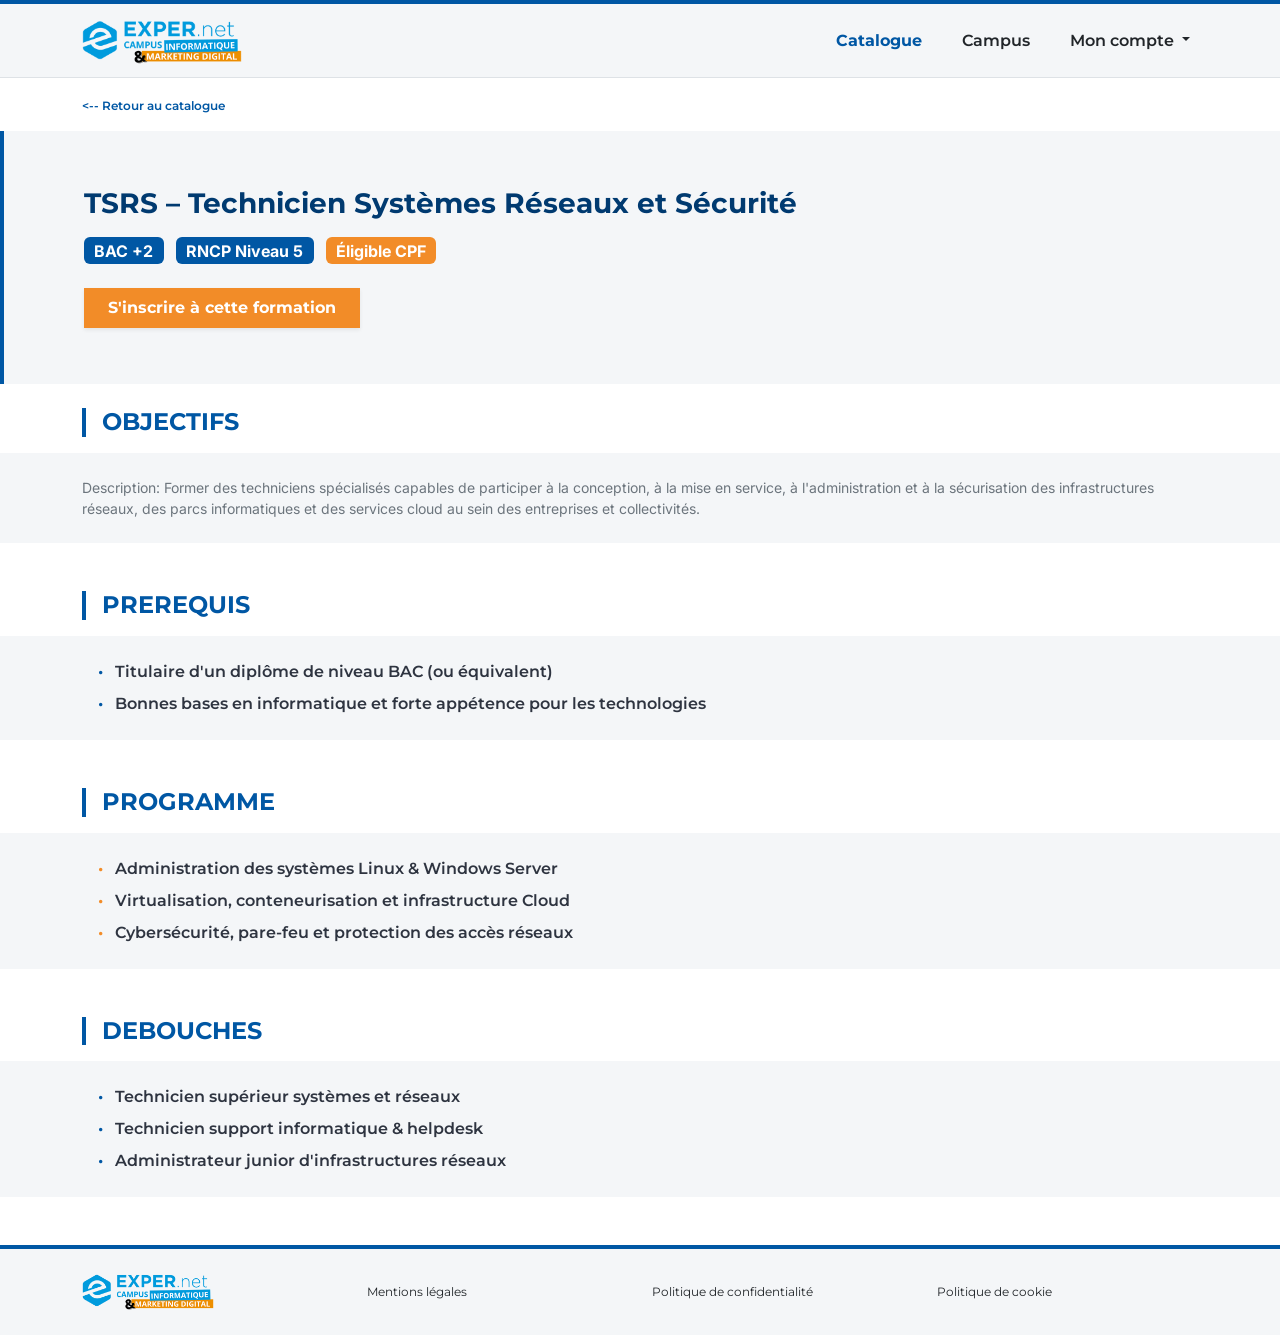
<file: formation-detail.html>
<!DOCTYPE html>
<html lang="fr">
<head>
  <meta charset="UTF-8">
  <meta name="viewport" content="width=device-width, initial-scale=1.0">
  <title>Expernet Campus - Fiche Formation</title>
  <!-- Bootstrap 5 CSS -->
  <link href="https://cdn.jsdelivr.net/npm/bootstrap@5.3.3/dist/css/bootstrap.min.css" rel="stylesheet">
  <!-- Style personnalisé charte -->
  <link rel="stylesheet" href="css/style.css">
</head>
<body class="d-flex flex-column min-vh-100">

  <!-- En-tête / Navigation -->
  <header class="bg-brand-gray border-bottom border-top-brand-blue">
    <nav class="navbar navbar-expand-lg py-2">
      <div class="container">
        <!-- Logo officiel Expernet -->
        <a class="navbar-brand py-1" href="index.html">
          <img src="img/logo.png" alt="Expernet Campus" height="46" class="d-inline-block align-text-top">
        </a>
        
        <button class="navbar-toggler" type="button" data-bs-toggle="collapse" data-bs-target="#mainNavbar" aria-controls="mainNavbar" aria-expanded="false" aria-label="Menu">
          <span class="navbar-toggler-icon"></span>
        </button>

        <div class="collapse navbar-collapse justify-content-end" id="mainNavbar">
          <ul class="navbar-nav align-items-lg-center gap-lg-4 fs-6 font-montserrat">
            <li class="nav-item">
              <a class="nav-link text-brand-blue fw-bold active" href="catalogue.html">Catalogue</a>
            </li>
            <li class="nav-item">
              <a class="nav-link text-dark fw-semibold" href="index.html#campus">Campus</a>
            </li>
            <li class="nav-item dropdown">
              <a class="nav-link dropdown-toggle text-dark fw-semibold" href="#" role="button" data-bs-toggle="dropdown" aria-expanded="false">
                Mon compte
              </a>
              <ul class="dropdown-menu dropdown-menu-end shadow-sm border-0">
                <li><a class="dropdown-item py-2 fw-semibold text-brand-blue" href="connexion.html">Se connecter</a></li>
                <li><a class="dropdown-item py-2 fw-semibold text-brand-orange" href="inscription.html">Créer un compte</a></li>
                <li><hr class="dropdown-divider"></li>
                <li><a class="dropdown-item py-2" href="dashboard-etudiant.html">Espace Étudiant</a></li>
                <li><a class="dropdown-item py-2" href="dashboard-formateur.html">Espace Formateur</a></li>
              </ul>
            </li>
          </ul>
        </div>
      </div>
    </nav>
  </header>

  <!-- Contenu Principal : Fiche Formation -->
  <main class="flex-grow-1">

    <!-- Lien retour -->
    <div class="container py-3">
      <a href="catalogue.html" class="text-brand-blue fw-semibold text-decoration-none font-montserrat small">&lt;-- Retour au catalogue</a>
    </div>

    <!-- En-tête Fiche Formation (Bannière Grise avec accents) -->
    <section class="bg-brand-gray py-5 border-start-brand-blue">
      <div class="container py-2">
        <h1 class="h3 fw-bold mb-3 font-montserrat text-brand-navy">TSRS – Technicien Systèmes Réseaux et Sécurité</h1>
        <div class="mb-4">
          <span class="badge badge-brand-blue fs-6 me-2">BAC +2</span>
          <span class="badge badge-brand-blue fs-6 me-2">RNCP Niveau 5</span>
          <span class="badge badge-brand-orange fs-6">Éligible CPF</span>
        </div>
        <div>
          <!-- Bouton d'inscription orange pour attirer l'action sans excès -->
          <button type="button" class="btn btn-brand-orange px-4 py-2 fs-6 rounded-0 font-montserrat fw-bold shadow-sm" data-bs-toggle="modal" data-bs-target="#inscriptionModal">
            S'inscrire à cette formation
          </button>
        </div>
      </div>
    </section>

    <!-- Section Objectifs -->
    <section class="py-4">
      <div class="container">
        <h2 class="h4 fw-bold mb-3 font-montserrat text-brand-blue border-start-brand-blue ps-3">OBJECTIFS</h2>
      </div>
      <div class="bg-brand-gray py-4">
        <div class="container">
          <p class="mb-0 text-secondary">
            Description: Former des techniciens spécialisés capables de participer à la conception, à la mise en service, à l'administration et à la sécurisation des infrastructures réseaux, des parcs informatiques et des services cloud au sein des entreprises et collectivités.
          </p>
        </div>
      </div>
    </section>

    <!-- Section Prérequis -->
    <section class="py-4">
      <div class="container">
        <h2 class="h4 fw-bold mb-3 font-montserrat text-brand-blue border-start-brand-blue ps-3">PREREQUIS</h2>
      </div>
      <div class="bg-brand-gray py-4">
        <div class="container">
          <ul class="mb-0 fs-6 fw-semibold font-montserrat list-unstyled ps-3">
            <li class="mb-2"><span class="text-brand-blue me-2">&bull;</span> Titulaire d'un diplôme de niveau BAC (ou équivalent)</li>
            <li><span class="text-brand-blue me-2">&bull;</span> Bonnes bases en informatique et forte appétence pour les technologies</li>
          </ul>
        </div>
      </div>
    </section>

    <!-- Section Programme -->
    <section class="py-4">
      <div class="container">
        <h2 class="h4 fw-bold mb-3 font-montserrat text-brand-blue border-start-brand-blue ps-3">PROGRAMME</h2>
      </div>
      <div class="bg-brand-gray py-4">
        <div class="container">
          <ul class="mb-0 fs-6 fw-semibold font-montserrat list-unstyled ps-3">
            <li class="mb-2"><span class="text-brand-orange me-2">&bull;</span> Administration des systèmes Linux & Windows Server</li>
            <li class="mb-2"><span class="text-brand-orange me-2">&bull;</span> Virtualisation, conteneurisation et infrastructure Cloud</li>
            <li><span class="text-brand-orange me-2">&bull;</span> Cybersécurité, pare-feu et protection des accès réseaux</li>
          </ul>
        </div>
      </div>
    </section>

    <!-- Section Débouchés -->
    <section class="py-4 mb-4">
      <div class="container">
        <h2 class="h4 fw-bold mb-3 font-montserrat text-brand-blue border-start-brand-blue ps-3">DEBOUCHES</h2>
      </div>
      <div class="bg-brand-gray py-4">
        <div class="container">
          <ul class="mb-0 fs-6 fw-semibold font-montserrat list-unstyled ps-3">
            <li class="mb-2"><span class="text-brand-blue me-2">&bull;</span> Technicien supérieur systèmes et réseaux</li>
            <li class="mb-2"><span class="text-brand-blue me-2">&bull;</span> Technicien support informatique & helpdesk</li>
            <li><span class="text-brand-blue me-2">&bull;</span> Administrateur junior d'infrastructures réseaux</li>
          </ul>
        </div>
      </div>
    </section>

  </main>

  <!-- Modal Inscription -->
  <div class="modal fade" id="inscriptionModal" tabindex="-1" aria-labelledby="inscriptionModalLabel" aria-hidden="true">
    <div class="modal-dialog modal-dialog-centered">
      <div class="modal-content rounded-0">
        <div class="modal-header bg-brand-gray border-bottom border-top-brand-blue">
          <h5 class="modal-title fw-bold text-brand-navy" id="inscriptionModalLabel">Candidater à TSRS Bac +2</h5>
          <button type="button" class="btn-close" data-bs-dismiss="modal" aria-label="Fermer"></button>
        </div>
        <div class="modal-body p-4">
          <form id="form-inscription" onsubmit="event.preventDefault(); alert('Votre candidature a bien été enregistrée ! L\'équipe Expernet Campus vous recontactera rapidement.'); bootstrap.Modal.getInstance(document.getElementById('inscriptionModal')).hide();">
            <div class="mb-3">
              <label for="nom" class="form-label fw-semibold">Nom</label>
              <input type="text" class="form-control rounded-0" id="nom" required>
            </div>
            <div class="mb-3">
              <label for="prenom" class="form-label fw-semibold">Prénom</label>
              <input type="text" class="form-control rounded-0" id="prenom" required>
            </div>
            <div class="mb-3">
              <label for="email" class="form-label fw-semibold">Email</label>
              <input type="email" class="form-control rounded-0" id="email" required>
            </div>
            <div class="mb-3">
              <label for="campusSelect" class="form-label fw-semibold">Campus souhaité</label>
              <select class="form-select rounded-0" id="campusSelect">
                <option value="reunion">La Réunion (Le Port)</option>
                <option value="mayotte">Mayotte</option>
              </select>
            </div>
            <button type="submit" class="btn btn-brand-primary w-100 py-2 rounded-0 fw-semibold">Valider ma candidature</button>
            <div class="text-center mt-3">
              <a href="inscription.html" class="small text-brand-blue fw-semibold text-decoration-none font-montserrat">
                Ou créer un compte candidat complet &rarr;
              </a>
            </div>
          </form>
        </div>
      </div>
    </div>
  </div>

  <!-- Pied de page / Footer -->
  <footer class="bg-brand-gray py-4 border-top border-top-brand-blue">
    <div class="container">
      <div class="row align-items-center gy-3 text-center text-md-start font-montserrat small">
        <div class="col-md-3">
          <img src="img/logo.png" alt="Expernet Campus" height="38">
        </div>
        <div class="col-md-3">
          <a href="#" class="text-dark text-decoration-none">Mentions légales</a>
        </div>
        <div class="col-md-3">
          <a href="#" class="text-dark text-decoration-none">Politique de confidentialité</a>
        </div>
        <div class="col-md-3">
          <a href="#" class="text-dark text-decoration-none">Politique de cookie</a>
        </div>
      </div>
    </div>
  </footer>

  <!-- Bootstrap 5 JS Bundle -->
  <script src="https://cdn.jsdelivr.net/npm/bootstrap@5.3.3/dist/js/bootstrap.bundle.min.js"></script>
  <script src="js/main.js"></script>
</body>
</html>
</file>
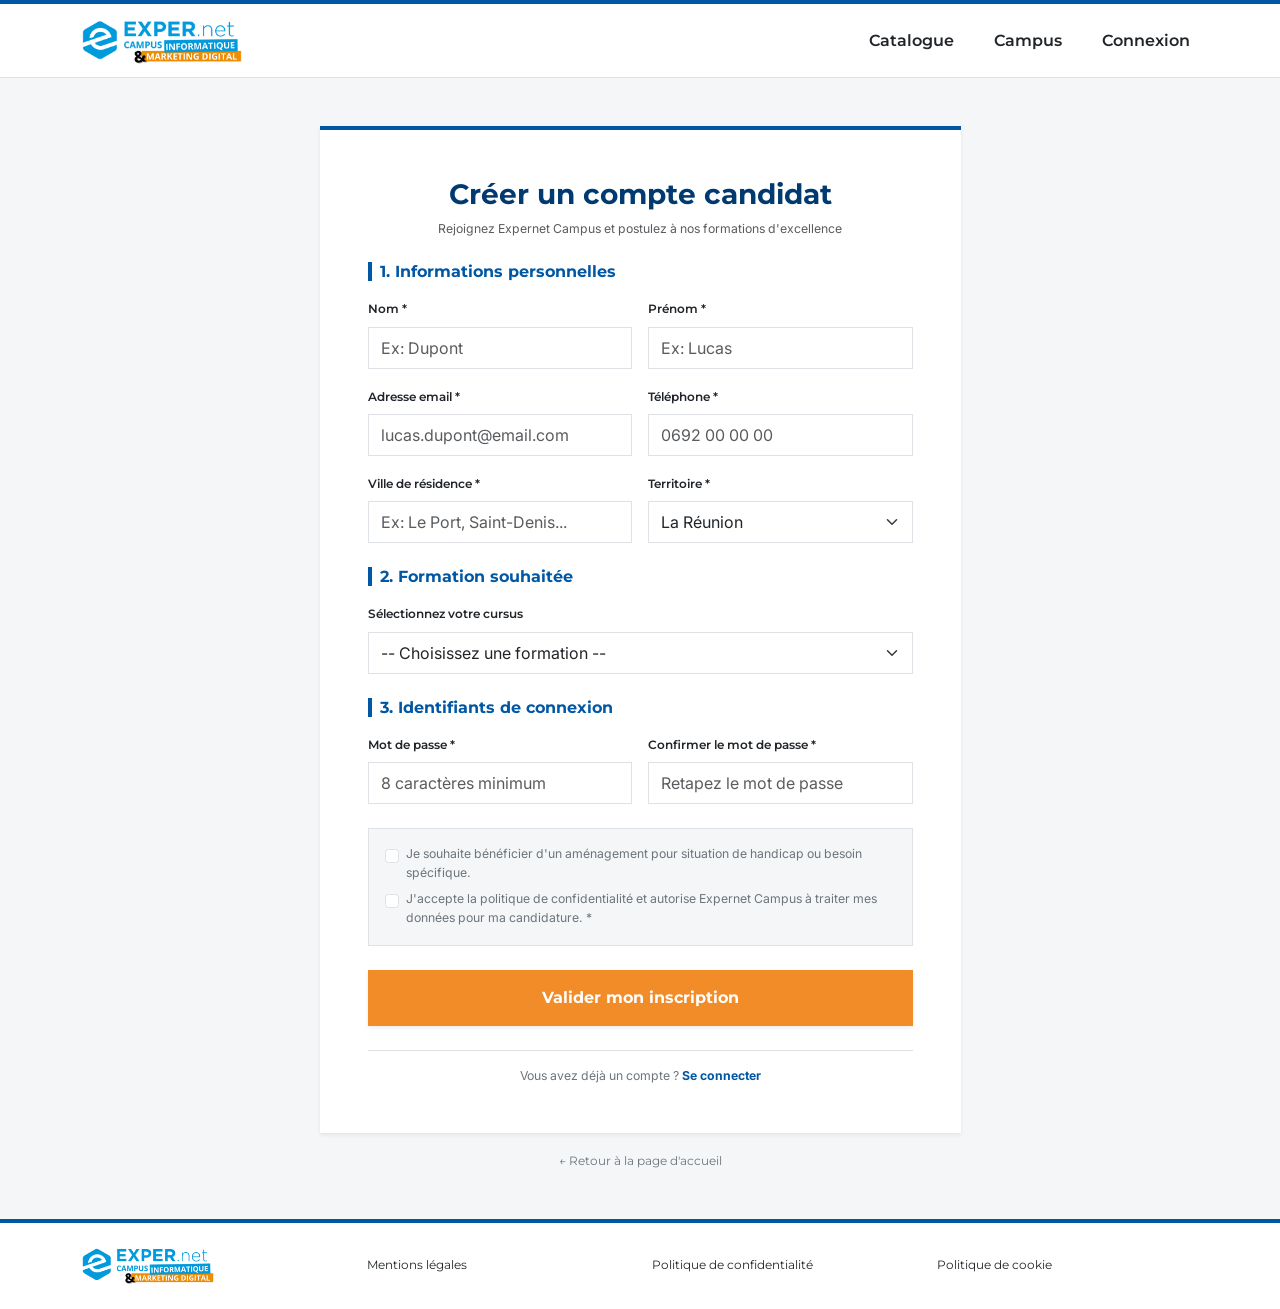
<file: inscription.html>
<!DOCTYPE html>
<html lang="fr">
<head>
  <meta charset="UTF-8">
  <meta name="viewport" content="width=device-width, initial-scale=1.0">
  <title>Expernet Campus - Inscription</title>
  <!-- Bootstrap 5 CSS -->
  <link href="https://cdn.jsdelivr.net/npm/bootstrap@5.3.3/dist/css/bootstrap.min.css" rel="stylesheet">
  <!-- Style personnalisé charte -->
  <link rel="stylesheet" href="css/style.css">
</head>
<body class="d-flex flex-column min-vh-100 bg-brand-gray">

  <!-- En-tête / Navigation -->
  <header class="bg-white border-bottom border-top-brand-blue">
    <nav class="navbar navbar-expand-lg py-2">
      <div class="container">
        <!-- Logo officiel Expernet -->
        <a class="navbar-brand py-1" href="index.html">
          <img src="img/logo.png" alt="Expernet Campus" height="46" class="d-inline-block align-text-top">
        </a>
        
        <button class="navbar-toggler" type="button" data-bs-toggle="collapse" data-bs-target="#mainNavbar" aria-controls="mainNavbar" aria-expanded="false" aria-label="Menu">
          <span class="navbar-toggler-icon"></span>
        </button>

        <div class="collapse navbar-collapse justify-content-end" id="mainNavbar">
          <ul class="navbar-nav align-items-lg-center gap-lg-4 fs-6 font-montserrat">
            <li class="nav-item">
              <a class="nav-link text-dark fw-semibold" href="catalogue.html">Catalogue</a>
            </li>
            <li class="nav-item">
              <a class="nav-link text-dark fw-semibold" href="index.html#campus">Campus</a>
            </li>
            <li class="nav-item">
              <a class="nav-link text-dark fw-semibold" href="connexion.html">Connexion</a>
            </li>
          </ul>
        </div>
      </div>
    </nav>
  </header>

  <!-- Zone Principale : Formulaire d'Inscription -->
  <main class="flex-grow-1 py-5">
    <div class="container">
      <div class="row justify-content-center">
        <div class="col-12 col-md-10 col-lg-8 col-xl-7">

          <!-- Carte d'inscription avec liseré supérieur bleu officiel -->
          <div class="card border-0 shadow-sm rounded-0 border-top-brand-blue">
            <div class="card-body p-4 p-md-5">

              <!-- En-tête du formulaire -->
              <div class="text-center mb-4">
                <h1 class="h3 fw-bold font-montserrat text-brand-navy mb-2">Créer un compte candidat</h1>
                <p class="text-muted small mb-0">Rejoignez Expernet Campus et postulez à nos formations d'excellence</p>
              </div>

              <!-- Formulaire d'inscription -->
              <form id="registerForm" novalidate>

                <!-- Section 1 : Identité -->
                <h2 class="h6 fw-bold font-montserrat text-brand-blue border-start-brand-blue ps-2 mb-3">1. Informations personnelles</h2>

                <div class="row g-3 mb-3">
                  <div class="col-md-6">
                    <label for="regNom" class="form-label fw-semibold font-montserrat small">Nom *</label>
                    <input type="text" class="form-control rounded-0 py-2" id="regNom" placeholder="Ex: Dupont" required>
                  </div>
                  <div class="col-md-6">
                    <label for="regPrenom" class="form-label fw-semibold font-montserrat small">Prénom *</label>
                    <input type="text" class="form-control rounded-0 py-2" id="regPrenom" placeholder="Ex: Lucas" required>
                  </div>
                </div>

                <div class="row g-3 mb-3">
                  <div class="col-md-6">
                    <label for="regEmail" class="form-label fw-semibold font-montserrat small">Adresse email *</label>
                    <input type="email" class="form-control rounded-0 py-2" id="regEmail" placeholder="lucas.dupont@email.com" required>
                  </div>
                  <div class="col-md-6">
                    <label for="regTel" class="form-label fw-semibold font-montserrat small">Téléphone *</label>
                    <input type="tel" class="form-control rounded-0 py-2" id="regTel" placeholder="0692 00 00 00" required>
                  </div>
                </div>

                <div class="row g-3 mb-4">
                  <div class="col-md-6">
                    <label for="regVille" class="form-label fw-semibold font-montserrat small">Ville de résidence *</label>
                    <input type="text" class="form-control rounded-0 py-2" id="regVille" placeholder="Ex: Le Port, Saint-Denis..." required>
                  </div>
                  <div class="col-md-6">
                    <label for="regTerritoire" class="form-label fw-semibold font-montserrat small">Territoire *</label>
                    <select class="form-select rounded-0 py-2" id="regTerritoire" required>
                      <option value="REUNION" selected>La Réunion</option>
                      <option value="MAYOTTE">Mayotte</option>
                    </select>
                  </div>
                </div>

                <!-- Section 2 : Formation visée -->
                <h2 class="h6 fw-bold font-montserrat text-brand-blue border-start-brand-blue ps-2 mb-3">2. Formation souhaitée</h2>

                <div class="mb-4">
                  <label for="regFormation" class="form-label fw-semibold font-montserrat small">Sélectionnez votre cursus</label>
                  <select class="form-select rounded-0 py-2" id="regFormation" required>
                    <option value="" disabled selected>-- Choisissez une formation --</option>
                    <optgroup label="Pôle Informatique & Systèmes">
                      <option value="TSRS">TSRS (BAC+2) - Technicien Systèmes Réseaux et Sécurité</option>
                      <option value="CDA">CDA (BAC+4) - Concepteur Développeur d'Applications</option>
                      <option value="ASR">ASR (BAC+4) - Administrateur Systèmes et Réseaux</option>
                      <option value="CYBER">BAC+5 - Hacking & Cybersécurité</option>
                      <option value="DIR_IT">BAC+5 - Directeur des Projets IT</option>
                    </optgroup>
                    <optgroup label="Pôle Marketing Digital">
                      <option value="GRAPHISTE">BAC+2 - Graphiste Multimédia & IA</option>
                      <option value="CHEF_PROJET">BAC+3 - Chef de Projet Digital</option>
                      <option value="STRAT_DIGITALE">BAC+5 - Expert en Stratégie Digitale</option>
                    </optgroup>
                  </select>
                </div>

                <!-- Section 3 : Sécurité du compte -->
                <h2 class="h6 fw-bold font-montserrat text-brand-blue border-start-brand-blue ps-2 mb-3">3. Identifiants de connexion</h2>

                <div class="row g-3 mb-4">
                  <div class="col-md-6">
                    <label for="regPassword" class="form-label fw-semibold font-montserrat small">Mot de passe *</label>
                    <input type="password" class="form-control rounded-0 py-2" id="regPassword" placeholder="8 caractères minimum" required>
                  </div>
                  <div class="col-md-6">
                    <label for="regPasswordConfirm" class="form-label fw-semibold font-montserrat small">Confirmer le mot de passe *</label>
                    <input type="password" class="form-control rounded-0 py-2" id="regPasswordConfirm" placeholder="Retapez le mot de passe" required>
                  </div>
                </div>

                <!-- Section 4 : Options & Consentement -->
                <div class="bg-brand-gray p-3 mb-4 border">
                  <!-- Prise en compte du handicap (champ conforme BDD) -->
                  <div class="form-check mb-2">
                    <input class="form-check-input" type="checkbox" id="regHandicape">
                    <label class="form-check-label small text-secondary" for="regHandicape">
                      Je souhaite bénéficier d'un aménagement pour situation de handicap ou besoin spécifique.
                    </label>
                  </div>
                  <!-- Conditions générales -->
                  <div class="form-check">
                    <input class="form-check-input" type="checkbox" id="regCgu" required>
                    <label class="form-check-label small text-secondary" for="regCgu">
                      J'accepte la politique de confidentialité et autorise Expernet Campus à traiter mes données pour ma candidature. *
                    </label>
                  </div>
                </div>

                <!-- Bouton de soumission avec touche orange d'action -->
                <button type="submit" class="btn btn-brand-orange w-100 py-3 fw-bold font-montserrat rounded-0 shadow-sm fs-6">
                  Valider mon inscription
                </button>

              </form>

              <!-- Lien vers la page de connexion -->
              <div class="text-center mt-4 pt-3 border-top">
                <p class="small text-secondary mb-0">
                  Vous avez déjà un compte ? 
                  <a href="connexion.html" class="text-brand-blue fw-bold text-decoration-none">Se connecter</a>
                </p>
              </div>

            </div>
          </div>

          <!-- Lien de retour à l'accueil -->
          <div class="text-center mt-3">
            <a href="index.html" class="text-secondary small text-decoration-none font-montserrat">
              &larr; Retour à la page d'accueil
            </a>
          </div>

        </div>
      </div>
    </div>
  </main>

  <!-- Pied de page / Footer -->
  <footer class="bg-white py-4 border-top border-top-brand-blue">
    <div class="container">
      <div class="row align-items-center gy-3 text-center text-md-start font-montserrat small">
        <div class="col-md-3">
          <img src="img/logo.png" alt="Expernet Campus" height="38">
        </div>
        <div class="col-md-3">
          <a href="#" class="text-dark text-decoration-none">Mentions légales</a>
        </div>
        <div class="col-md-3">
          <a href="#" class="text-dark text-decoration-none">Politique de confidentialité</a>
        </div>
        <div class="col-md-3">
          <a href="#" class="text-dark text-decoration-none">Politique de cookie</a>
        </div>
      </div>
    </div>
  </footer>

  <!-- Bootstrap 5 JS Bundle -->
  <script src="https://cdn.jsdelivr.net/npm/bootstrap@5.3.3/dist/js/bootstrap.bundle.min.js"></script>
  <script src="js/main.js"></script>
</body>
</html>
</file>
<file: css/style.css>
/* ==========================================================================
   CHARTE GRAPHIQUE - EXPERNET CAMPUS
   
   Palette de couleurs officielles du projet :
   - Bleu foncé (Primaire / En-têtes) : #003A70
   - Bleu vif / clair de la charte    : #0057A4
   - Orange (Accents / Mises en avant)  : #F28C28
   - Gris clair (Fonds de cartes / sections) : #F4F6F8
   - Anthracite (Couleur principale des textes) : #2E3440

   Typographies :
   - Poppins : Utilisée pour les titres principaux (h1 à h6)
   - Montserrat : Utilisée pour les en-têtes, labels et menus
   - Inter : Utilisée pour le corps de texte standard
   ========================================================================== */

/* Importation des polices Google Fonts */
@import url('https://fonts.googleapis.com/css2?family=Inter:wght@400;500;600&family=Montserrat:wght@500;600;700&family=Poppins:wght@600;700&display=swap');

/* --------------------------------------------------------------------------
   1. STYLES GLOBAUX & TYPOGRAPHIE
   -------------------------------------------------------------------------- */
body {
  font-family: 'Inter', sans-serif;
  color: #2E3440;
  background-color: #ffffff;
  font-size: 14px;
}

h1, h2, h3, h4, h5, h6 {
  font-family: 'Poppins', sans-serif;
  color: #2E3440;
}

.font-montserrat {
  font-family: 'Montserrat', sans-serif;
}

/* --------------------------------------------------------------------------
   2. COULEURS D'ARRIÈRE-PLAN (BACKGROUNDS)
   -------------------------------------------------------------------------- */
.bg-brand-gray {
  background-color: #F4F6F8 !important;
}

.bg-brand-navy {
  background-color: #003A70 !important;
  color: #ffffff !important;
}

.bg-brand-blue {
  background-color: #0057A4 !important;
  color: #ffffff !important;
}

.bg-brand-orange {
  background-color: #F28C28 !important;
  color: #ffffff !important;
}

/* --------------------------------------------------------------------------
   3. COULEURS DE TEXTE
   -------------------------------------------------------------------------- */
.text-brand-blue {
  color: #0057A4 !important;
}

.text-brand-navy {
  color: #003A70 !important;
}

.text-brand-orange {
  color: #F28C28 !important;
}

/* --------------------------------------------------------------------------
   4. BORDURES ACCENTUÉES
   -------------------------------------------------------------------------- */
.border-top-brand-blue {
  border-top: 4px solid #0057A4 !important;
}

.border-top-brand-orange {
  border-top: 4px solid #F28C28 !important;
}

.border-start-brand-blue {
  border-left: 4px solid #0057A4 !important;
}

/* --------------------------------------------------------------------------
   5. BOUTONS
   -------------------------------------------------------------------------- */
/* Bouton bleu vif de la charte */
.btn-brand-primary {
  background-color: #0057A4;
  color: #ffffff;
  border: none;
  transition: all 0.2s ease-in-out;
}

.btn-brand-primary:hover {
  background-color: #003A70;
  color: #ffffff;
}

/* Bouton gris neutre */
.btn-brand-gray {
  background-color: #d8dce2;
  color: #2E3440;
  border: none;
  font-weight: 600;
  transition: all 0.2s ease-in-out;
}

.btn-brand-gray:hover {
  background-color: #c4c9d1;
  color: #2E3440;
}

/* Bouton orange d'accentuation (Appels à l'action importants comme S'inscrire) */
.btn-brand-orange {
  background-color: #F28C28;
  color: #ffffff;
  border: none;
  font-weight: 600;
  transition: all 0.2s ease-in-out;
}

.btn-brand-orange:hover {
  background-color: #d9781d;
  color: #ffffff;
}

/* --------------------------------------------------------------------------
   6. BADGES DE COULEUR
   -------------------------------------------------------------------------- */
.badge-brand-blue {
  background-color: #0057A4;
  color: #ffffff;
}

.badge-brand-orange {
  background-color: #F28C28;
  color: #ffffff;
}

/* --------------------------------------------------------------------------
   7. NAVIGATION ET SIDEBAR
   -------------------------------------------------------------------------- */
.nav-link:hover {
  color: #0057A4 !important;
}

.sidebar-link {
  color: #2E3440;
  text-decoration: none;
  font-weight: 600;
  transition: color 0.2s ease-in-out;
  padding: 6px 10px;
  border-left: 3px solid transparent;
}

.sidebar-link.active, 
.sidebar-link:hover {
  color: #0057A4;
  border-left: 3px solid #0057A4;
  background-color: #F4F6F8;
}
/* --------------------------------------------------------------------------
   8. AMÉLIORATIONS STYLES SUPPLÉMENTAIRES
   -------------------------------------------------------------------------- */

/* Formulaires : espacement et focus */
.form-control:focus {
    border-color: #0057A4;
    box-shadow: 0 0 0 0.25rem rgba(0,87,164,.25);
}

/* Boutons : légère ombre au survol */
.btn-brand-primary,
.btn-brand-orange {
    box-shadow: 0 2px 4px rgba(0,0,0,.1);
}
.btn-brand-primary:hover,
.btn-brand-orange:hover {
    box-shadow: 0 4px 8px rgba(0,0,0,.15);
}

/* Cartes : effet de hausse au survol */
.card:hover {
    transform: translateY(-4px);
    transition: transform .2s ease;
}

/* Navbar : ajustement du logo */nav .navbar-brand img {
    max-height: 46px;
}

/* Footer : texte plus petit et centré sur mobile */
footer .container {
    font-size: 0.875rem;
}
@media (max-width: 576px) {
    footer .row > div {
        margin-bottom: 0.5rem;
    }
}
</file>
